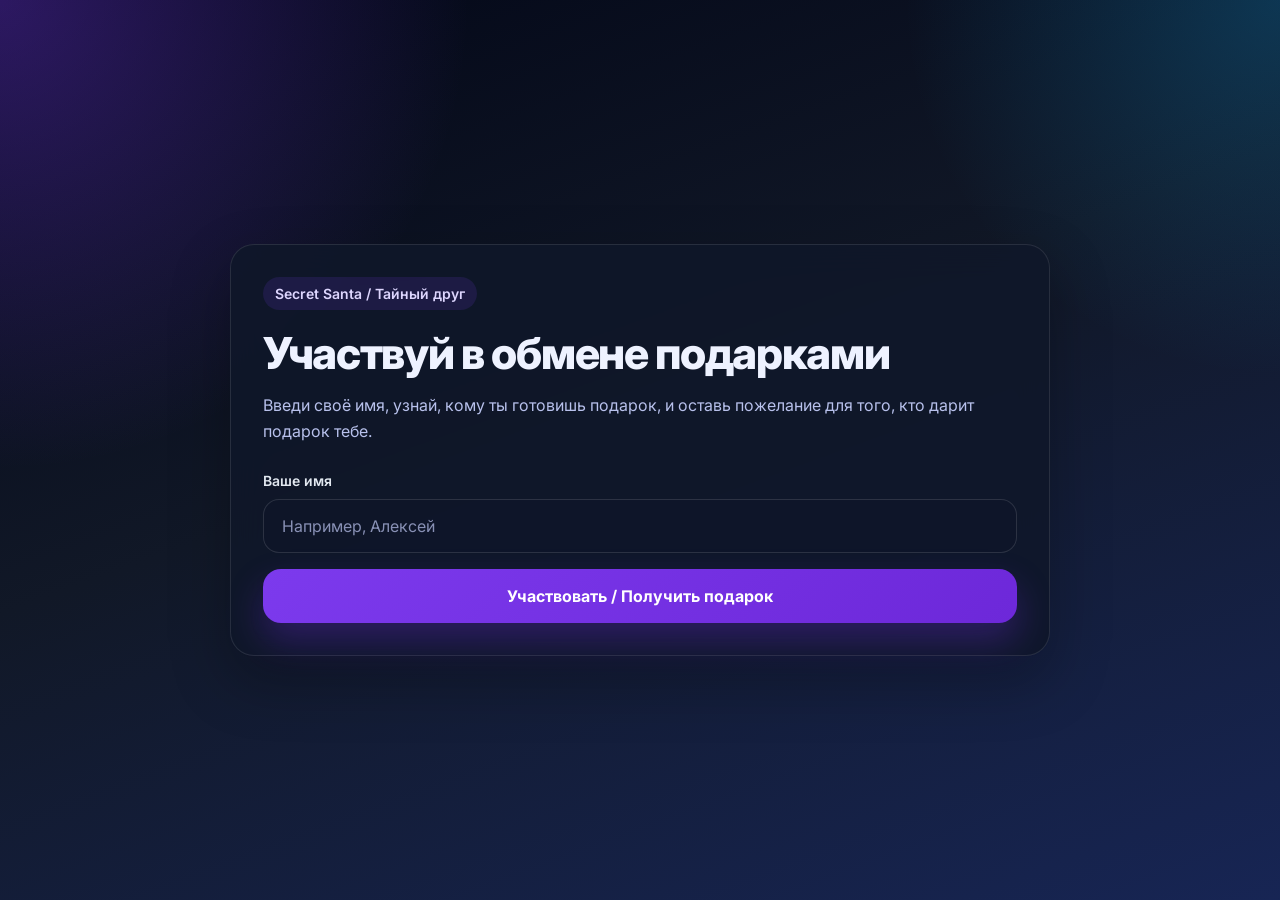
<file: Сайт/index.html>
<!DOCTYPE html>
<html lang="ru">
<head>
  <meta charset="UTF-8" />
  <meta name="viewport" content="width=device-width, initial-scale=1.0" />
  <title>Тайный друг — участие</title>
  <link rel="preconnect" href="https://fonts.googleapis.com">
  <link rel="preconnect" href="https://fonts.gstatic.com" crossorigin>
  <link href="https://fonts.googleapis.com/css2?family=Inter:wght@400;500;600;700;800&display=swap" rel="stylesheet">
  <link rel="stylesheet" href="./styles.css" />
</head>
<body>
  <div class="page-shell">
    <main class="card card--main">
      <div class="badge">Secret Santa / Тайный друг</div>
      <h1>Участвуй в обмене подарками</h1>
      <p class="lead">
        Введи своё имя, узнай, кому ты готовишь подарок, и оставь пожелание для того,
        кто дарит подарок тебе.
      </p>

      <form id="registerForm" class="stack" novalidate>
        <label class="field-group" for="nameInput">
          <span class="field-label">Ваше имя</span>
          <input
            id="nameInput"
            name="name"
            type="text"
            maxlength="20"
            autocomplete="name"
            placeholder="Например, Алексей"
            required
          />
        </label>

        <button id="registerButton" class="button button--primary" type="submit">
          Участвовать / Получить подарок
        </button>
      </form>

      <div id="statusBox" class="alert alert--hidden" aria-live="polite"></div>

      <section id="resultSection" class="result result--hidden" aria-live="polite">
        <h2>Результат</h2>
        <p id="resultText" class="result__text"></p>

        <div id="waitingHint" class="info info--hidden">
          Пока участников недостаточно для честного распределения. Когда зарегистрируется ещё хотя бы один человек,
          список может быть перераспределён.
        </div>
      </section>

      <section id="wishSection" class="panel panel--hidden">
        <div class="panel__header">
          <div>
            <h2>Оставить пожелание</h2>
            <p class="muted">Это пожелание сможет посмотреть тот, кому выпал твой подарок.</p>
          </div>
        </div>

        <form id="wishForm" class="stack" novalidate>
          <label class="field-group" for="wishInput">
            <span class="field-label">Ваше пожелание</span>
            <textarea
              id="wishInput"
              name="wish"
              rows="5"
              maxlength="500"
              placeholder="Например, новые наушники, чай, книга по дизайну..."
              required
            ></textarea>
          </label>

          <div class="actions-row">
            <button id="wishButton" class="button button--accent" type="submit">Отправить пожелание</button>
            <a class="button button--ghost" href="./wish.html">Узнать пожелание друга</a>
          </div>
        </form>
      </section>
    </main>
  </div>

  <script src="./app.js"></script>
</body>
</html>
</file>
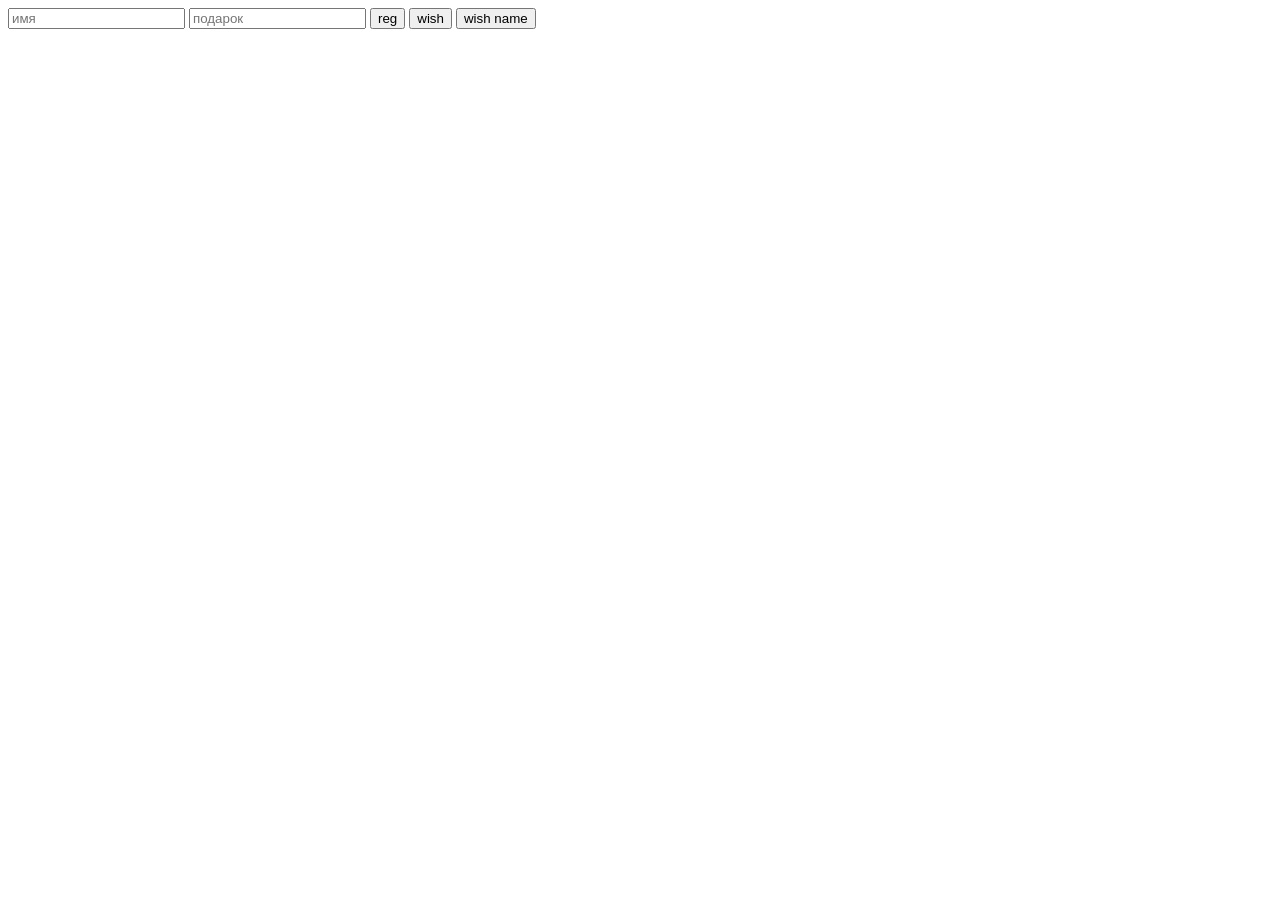
<file: функции.html>
<!DOCTYPE html>
<html lang="en">
<head>
    <meta charset="UTF-8">
    <meta name="viewport" content="width=device-width, initial-scale=1.0">
    <title>Document</title>
</head>
<body>
    <input type="text" class="inp" placeholder="имя">
    <input type="text" class="inp1" placeholder="подарок">
    <button class="reg">reg</button>
    <button class="wish">wish</button>
    <button class="wishname">wish name</button>
    <script>
        const start_url = "https://localhost:7161/api/santa/";
        const inp = document.querySelector(".inp");
        const inp1 = document.querySelector(".inp1");
        const reg = document.querySelector(".reg");
        const wish = document.querySelector(".wish");
        const wishname = document.querySelector(".wishname");
        reg.addEventListener("click", () => {
            let adfsasf;
            fetch(`${start_url}register`, {
                method: 'POST',
                body: JSON.stringify({
                    name: inp.value
                }),
                headers: {
                    'Content-type': 'application/json; charset=UTF-8'
                }
                })
                
            .then(res => res.json())
            .then(res => console.log(res))
        })
        
        wish.addEventListener("click", () => {
            fetch(`${start_url}wish`, {
                method: 'POST',
                body: JSON.stringify({
                    name: inp.value,
                    wish: inp1.value
                }),
                headers: {
                    'Content-Type': 'application/json; charset=UTF-8'
                }
                })
            .then(res => res.json())
            .then(res => console.log(res))
        })
        
        wishname.addEventListener("click", () => {
            fetch(`${start_url}wish/${inp.value}`)
            .then(res => res.json())
            .then(res => console.log(res))
        })
    </script>
</body>
</html>
</file>
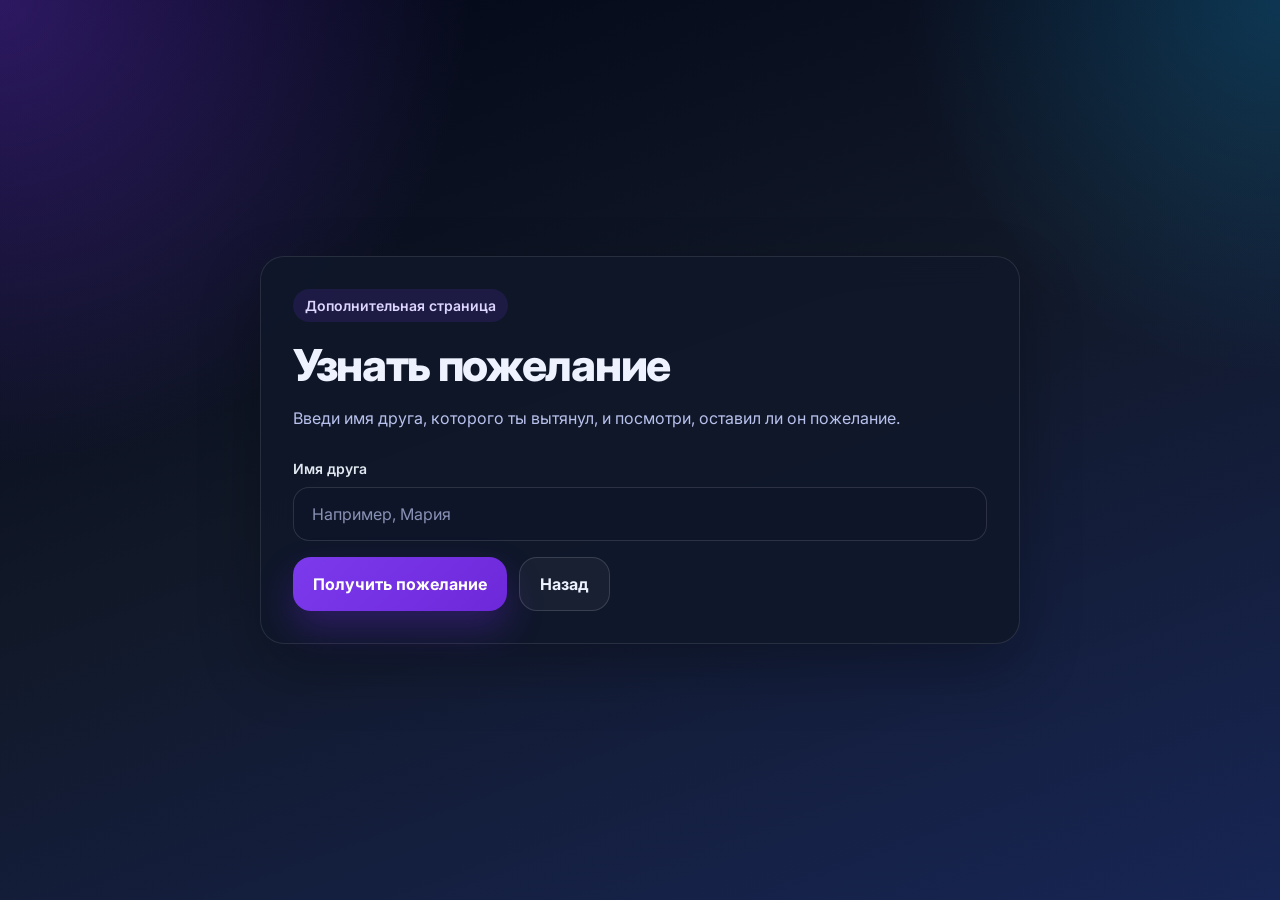
<file: Сайт/wish.html>
<!DOCTYPE html>
<html lang="ru">
<head>
  <meta charset="UTF-8" />
  <meta name="viewport" content="width=device-width, initial-scale=1.0" />
  <title>Тайный друг — узнать пожелание</title>
  <link rel="preconnect" href="https://fonts.googleapis.com">
  <link rel="preconnect" href="https://fonts.gstatic.com" crossorigin>
  <link href="https://fonts.googleapis.com/css2?family=Inter:wght@400;500;600;700;800&display=swap" rel="stylesheet">
  <link rel="stylesheet" href="./styles.css" />
</head>
<body>
  <div class="page-shell">
    <main class="card">
      <div class="badge">Дополнительная страница</div>
      <h1>Узнать пожелание</h1>
      <p class="lead">
        Введи имя друга, которого ты вытянул, и посмотри, оставил ли он пожелание.
      </p>

      <form id="lookupForm" class="stack" novalidate>
        <label class="field-group" for="friendNameInput">
          <span class="field-label">Имя друга</span>
          <input
            id="friendNameInput"
            name="friendName"
            type="text"
            maxlength="60"
            placeholder="Например, Мария"
            required
          />
        </label>

        <div class="actions-row">
          <button id="lookupButton" class="button button--primary" type="submit">Получить пожелание</button>
          <a class="button button--ghost" href="./index.html">Назад</a>
        </div>
      </form>

      <div id="lookupStatus" class="alert alert--hidden" aria-live="polite"></div>

      <section id="wishResultSection" class="result result--hidden" aria-live="polite">
        <h2>Пожелание</h2>
        <p id="wishResultText" class="wish-result"></p>
      </section>
    </main>
  </div>

  <script src="./wish-page.js"></script>
</body>
</html>
</file>
<file: Сайт/styles.css>
:root {
  --bg: #0b1020;
  --bg-soft: rgba(255, 255, 255, 0.06);
  --card: rgba(15, 23, 42, 0.88);
  --card-border: rgba(255, 255, 255, 0.1);
  --text: #eef2ff;
  --muted: #b8c1ec;
  --primary: #7c3aed;
  --primary-strong: #6d28d9;
  --accent: #0ea5e9;
  --danger: #ef4444;
  --success: #22c55e;
  --shadow: 0 24px 60px rgba(0, 0, 0, 0.28);
  --radius: 24px;
  --radius-sm: 16px;
}

* {
  box-sizing: border-box;
}

html,
body {
  margin: 0;
  min-height: 100%;
}

body {
  font-family: "Inter", system-ui, -apple-system, BlinkMacSystemFont, "Segoe UI", sans-serif;
  color: var(--text);
  background:
    radial-gradient(circle at top left, rgba(124, 58, 237, 0.35), transparent 30%),
    radial-gradient(circle at top right, rgba(14, 165, 233, 0.24), transparent 24%),
    linear-gradient(160deg, #020617 0%, #111827 45%, #172554 100%);
}

.page-shell {
  min-height: 100vh;
  display: grid;
  place-items: center;
  padding: 28px 16px;
}

.card {
  width: min(100%, 760px);
  background: var(--card);
  border: 1px solid var(--card-border);
  border-radius: var(--radius);
  padding: 32px;
  box-shadow: var(--shadow);
  backdrop-filter: blur(16px);
}

.card--main {
  width: min(100%, 820px);
}

.badge {
  display: inline-flex;
  align-items: center;
  gap: 8px;
  padding: 8px 12px;
  border-radius: 999px;
  background: rgba(124, 58, 237, 0.14);
  color: #ddd6fe;
  font-size: 14px;
  font-weight: 600;
  margin-bottom: 20px;
}

h1,
h2 {
  margin: 0;
}

h1 {
  font-size: clamp(30px, 4vw, 44px);
  line-height: 1.08;
  font-weight: 800;
  letter-spacing: -0.03em;
}

h2 {
  font-size: 22px;
  margin-bottom: 8px;
}

.lead,
.muted,
.result__text,
.info,
.wish-result {
  line-height: 1.6;
}

.lead {
  margin: 16px 0 28px;
  color: var(--muted);
  font-size: 16px;
}

.muted {
  color: var(--muted);
  margin: 4px 0 0;
  font-size: 14px;
}

.stack {
  display: grid;
  gap: 16px;
}

.field-group {
  display: grid;
  gap: 10px;
}

.field-label {
  font-size: 14px;
  font-weight: 600;
  color: #e2e8f0;
}

input,
textarea {
  width: 100%;
  border: 1px solid rgba(255, 255, 255, 0.12);
  background: rgba(15, 23, 42, 0.82);
  color: var(--text);
  padding: 16px 18px;
  border-radius: var(--radius-sm);
  font: inherit;
  transition: border-color 0.2s ease, box-shadow 0.2s ease, transform 0.15s ease;
}

input::placeholder,
textarea::placeholder {
  color: rgba(184, 193, 236, 0.72);
}

input:focus,
textarea:focus {
  outline: none;
  border-color: rgba(124, 58, 237, 0.8);
  box-shadow: 0 0 0 4px rgba(124, 58, 237, 0.18);
}

textarea {
  resize: vertical;
  min-height: 140px;
}

.button {
  appearance: none;
  border: none;
  cursor: pointer;
  font: inherit;
  border-radius: 18px;
  padding: 15px 20px;
  font-weight: 700;
  transition: transform 0.15s ease, opacity 0.15s ease, box-shadow 0.2s ease;
  text-decoration: none;
  display: inline-flex;
  align-items: center;
  justify-content: center;
  min-height: 54px;
}

.button:hover {
  transform: translateY(-1px);
}

.button:disabled {
  opacity: 0.7;
  cursor: wait;
  transform: none;
}

.button--primary {
  background: linear-gradient(135deg, var(--primary), var(--primary-strong));
  color: white;
  box-shadow: 0 18px 36px rgba(109, 40, 217, 0.32);
}

.button--accent {
  background: linear-gradient(135deg, var(--accent), #2563eb);
  color: white;
  box-shadow: 0 18px 36px rgba(37, 99, 235, 0.28);
}

.button--ghost {
  border: 1px solid rgba(255, 255, 255, 0.14);
  background: rgba(255, 255, 255, 0.04);
  color: var(--text);
}

.actions-row {
  display: flex;
  flex-wrap: wrap;
  gap: 12px;
}

.alert,
.result,
.panel,
.info {
  border-radius: 22px;
}

.alert {
  margin-top: 18px;
  padding: 14px 16px;
  border: 1px solid transparent;
  font-size: 15px;
}

.alert--success {
  background: rgba(34, 197, 94, 0.1);
  border-color: rgba(34, 197, 94, 0.24);
  color: #d1fae5;
}

.alert--error {
  background: rgba(239, 68, 68, 0.1);
  border-color: rgba(239, 68, 68, 0.24);
  color: #fee2e2;
}

.result {
  margin-top: 22px;
  padding: 22px;
  background: rgba(124, 58, 237, 0.1);
  border: 1px solid rgba(124, 58, 237, 0.25);
}

.result__text,
.wish-result {
  margin: 0;
  font-size: 18px;
  color: #f8fafc;
}

.panel {
  margin-top: 22px;
  padding: 22px;
  background: var(--bg-soft);
  border: 1px solid rgba(255, 255, 255, 0.08);
}

.panel__header {
  margin-bottom: 14px;
}

.info {
  margin-top: 16px;
  padding: 14px 16px;
  background: rgba(14, 165, 233, 0.1);
  border: 1px solid rgba(14, 165, 233, 0.2);
  color: #dbeafe;
  font-size: 15px;
}

.result--hidden,
.panel--hidden,
.alert--hidden,
.info--hidden {
  display: none;
}

@media (max-width: 640px) {
  .card {
    padding: 24px 18px;
    border-radius: 22px;
  }

  .actions-row {
    flex-direction: column;
  }

  .button {
    width: 100%;
  }
}
</file>
